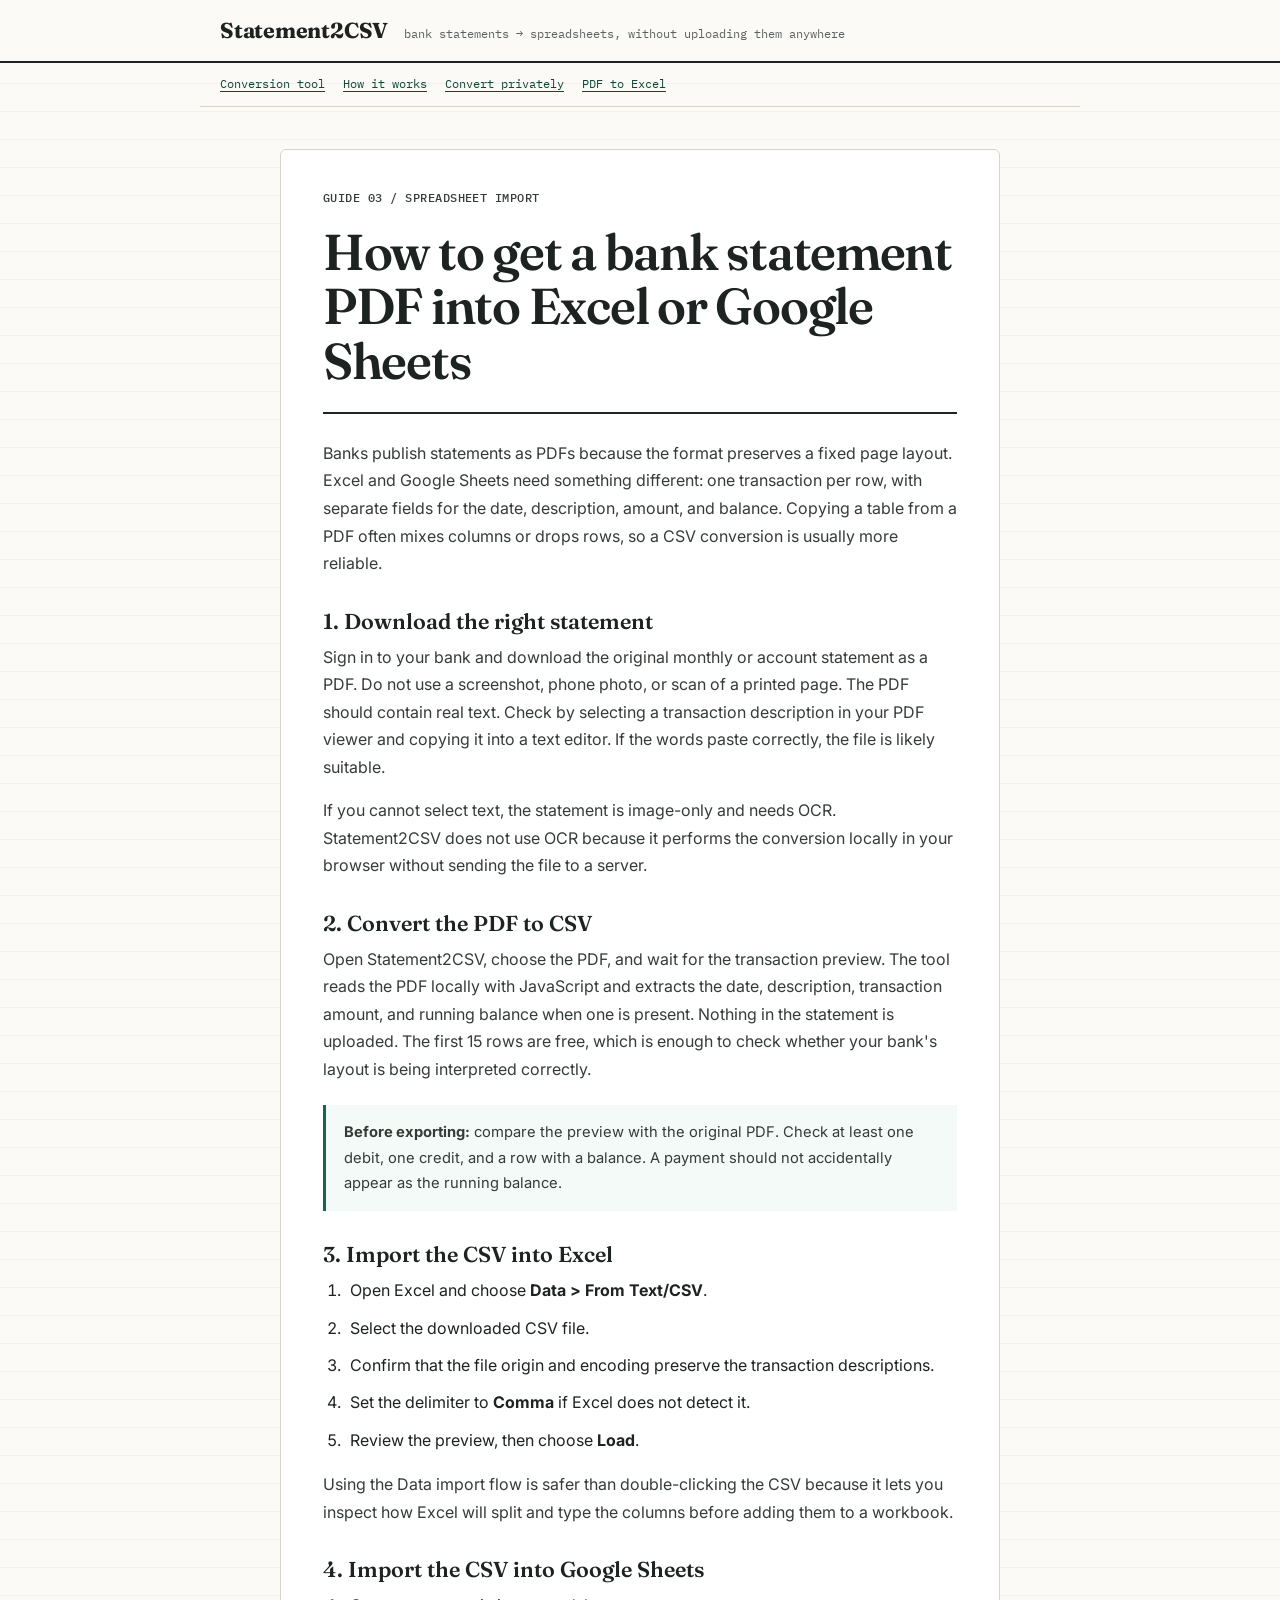
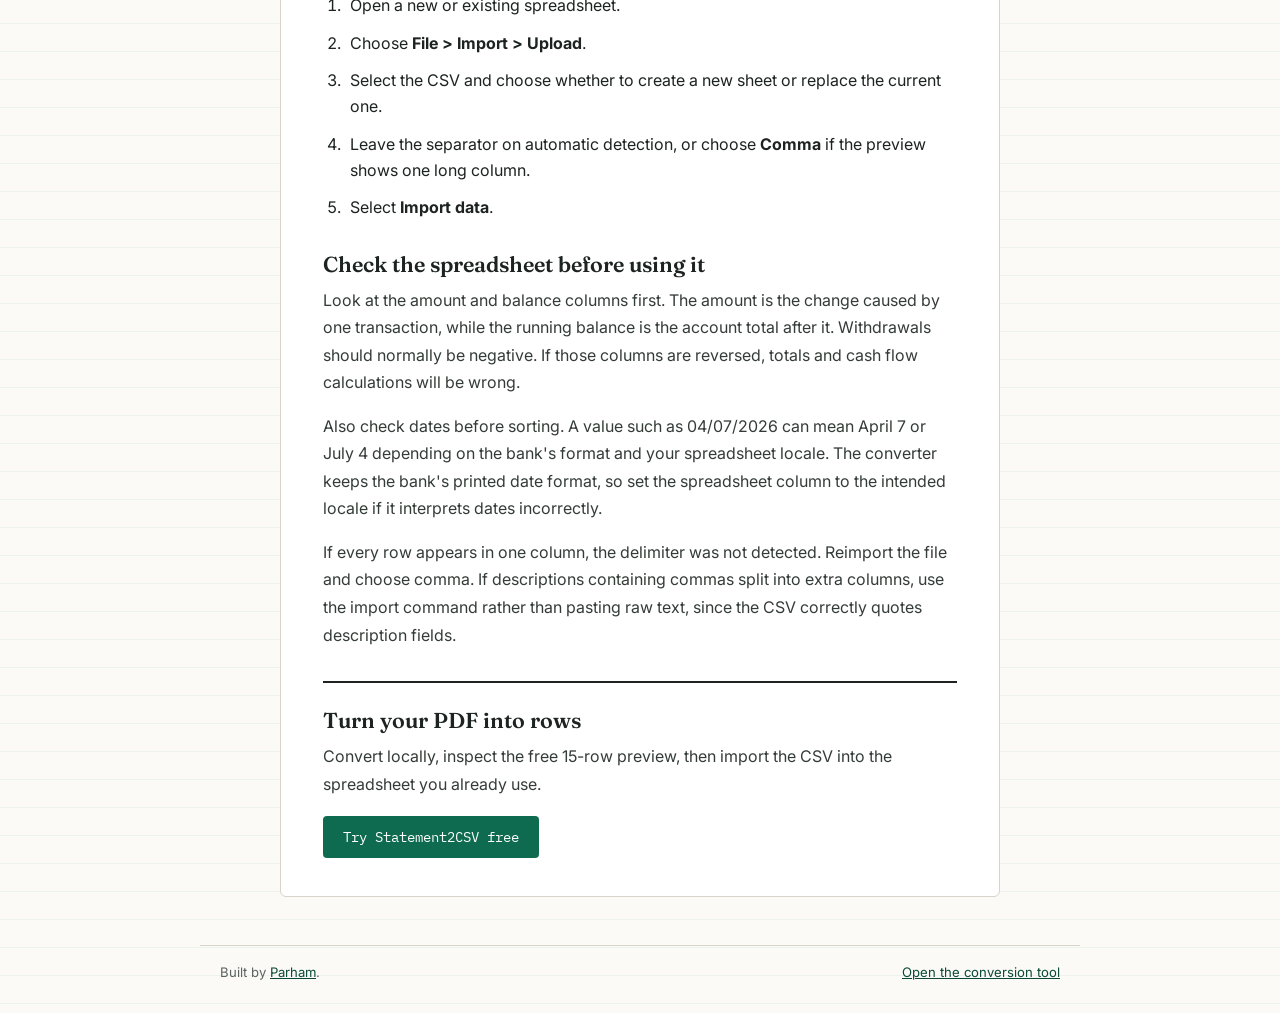
<file: statement2csv/bank-statement-to-excel.html>
<!DOCTYPE html>
<html lang="en">
<head>
<meta charset="UTF-8">
<meta name="viewport" content="width=device-width, initial-scale=1.0">
<title>How to get a bank statement PDF into Excel or Google Sheets | Statement2CSV</title>
<meta name="description" content="A practical guide to converting a bank statement PDF to CSV, importing it into Excel or Google Sheets, and checking dates, amounts, and balances.">
<link rel="canonical" href="https://parhamcodes.github.io/statement2csv/bank-statement-to-excel.html">
<meta name="theme-color" content="#0f6b4f">
<meta property="og:type" content="article">
<meta property="og:site_name" content="Statement2CSV">
<meta property="og:title" content="How to get a bank statement PDF into Excel or Google Sheets">
<meta property="og:description" content="Convert a bank PDF into transaction rows, import the CSV correctly, and check the fields that commonly cause errors.">
<meta property="og:url" content="https://parhamcodes.github.io/statement2csv/bank-statement-to-excel.html">
<meta property="og:image" content="https://parhamcodes.github.io/statement2csv/og-image.png">
<meta property="og:image:width" content="1200">
<meta property="og:image:height" content="630">
<script type="application/ld+json">
{"@context":"https://schema.org","@type":"BreadcrumbList","itemListElement":[{"@type":"ListItem","position":1,"name":"Home","item":"https://parhamcodes.github.io/statement2csv/"},{"@type":"ListItem","position":2,"name":"Bank statement to Excel","item":"https://parhamcodes.github.io/statement2csv/bank-statement-to-excel.html"}]}
</script>
<script type="application/ld+json">
{"@context":"https://schema.org","@type":"Article","headline":"How to get a bank statement PDF into Excel or Google Sheets","description":"A step-by-step guide to turning a text-based bank statement PDF into spreadsheet rows and importing the CSV correctly.","datePublished":"2026-07-20","dateModified":"2026-07-20","author":{"@type":"Person","name":"Parham"},"publisher":{"@type":"Organization","name":"Statement2CSV"},"mainEntityOfPage":"https://parhamcodes.github.io/statement2csv/bank-statement-to-excel.html","image":"https://parhamcodes.github.io/statement2csv/og-image.png"}
</script>
<link rel="preconnect" href="https://fonts.googleapis.com">
<link href="https://fonts.googleapis.com/css2?family=Fraunces:opsz,wght@9..144,600;9..144,700&family=Inter:wght@400;500;600&family=IBM+Plex+Mono:wght@400;500&display=swap" rel="stylesheet">
<link rel="stylesheet" href="style.css">
</head>
<body>
<header class="masthead">
<div class="wrap">
<span class="brand">Statement2CSV</span>
<span class="tagline">bank statements &rarr; spreadsheets, without uploading them anywhere</span>
</div>
</header>
<nav class="guide-nav wrap" aria-label="Guides">
<a href="./">Conversion tool</a>
<a href="how-it-works.html">How it works</a>
<a href="convert-without-uploading.html">Convert privately</a>
<a href="bank-statement-to-excel.html" aria-current="page">PDF to Excel</a>
</nav>
<main class="wrap">
<article class="article">
<header class="article-head">
<p class="article-kicker">Guide 03 / Spreadsheet import</p>
<h1>How to get a bank statement PDF into Excel or Google Sheets</h1>
</header>
<p>Banks publish statements as PDFs because the format preserves a fixed page layout. Excel and Google Sheets need something different: one transaction per row, with separate fields for the date, description, amount, and balance. Copying a table from a PDF often mixes columns or drops rows, so a CSV conversion is usually more reliable.</p>
<h2>1. Download the right statement</h2>
<p>Sign in to your bank and download the original monthly or account statement as a PDF. Do not use a screenshot, phone photo, or scan of a printed page. The PDF should contain real text. Check by selecting a transaction description in your PDF viewer and copying it into a text editor. If the words paste correctly, the file is likely suitable.</p>
<p>If you cannot select text, the statement is image-only and needs OCR. Statement2CSV does not use OCR because it performs the conversion locally in your browser without sending the file to a server.</p>
<h2>2. Convert the PDF to CSV</h2>
<p>Open Statement2CSV, choose the PDF, and wait for the transaction preview. The tool reads the PDF locally with JavaScript and extracts the date, description, transaction amount, and running balance when one is present. Nothing in the statement is uploaded. The first 15 rows are free, which is enough to check whether your bank's layout is being interpreted correctly.</p>
<div class="article-note">
<p><strong>Before exporting:</strong> compare the preview with the original PDF. Check at least one debit, one credit, and a row with a balance. A payment should not accidentally appear as the running balance.</p>
</div>
<h2>3. Import the CSV into Excel</h2>
<ol>
<li>Open Excel and choose <strong>Data &gt; From Text/CSV</strong>.</li>
<li>Select the downloaded CSV file.</li>
<li>Confirm that the file origin and encoding preserve the transaction descriptions.</li>
<li>Set the delimiter to <strong>Comma</strong> if Excel does not detect it.</li>
<li>Review the preview, then choose <strong>Load</strong>.</li>
</ol>
<p>Using the Data import flow is safer than double-clicking the CSV because it lets you inspect how Excel will split and type the columns before adding them to a workbook.</p>
<h2>4. Import the CSV into Google Sheets</h2>
<ol>
<li>Open a new or existing spreadsheet.</li>
<li>Choose <strong>File &gt; Import &gt; Upload</strong>.</li>
<li>Select the CSV and choose whether to create a new sheet or replace the current one.</li>
<li>Leave the separator on automatic detection, or choose <strong>Comma</strong> if the preview shows one long column.</li>
<li>Select <strong>Import data</strong>.</li>
</ol>
<h2>Check the spreadsheet before using it</h2>
<p>Look at the amount and balance columns first. The amount is the change caused by one transaction, while the running balance is the account total after it. Withdrawals should normally be negative. If those columns are reversed, totals and cash flow calculations will be wrong.</p>
<p>Also check dates before sorting. A value such as 04/07/2026 can mean April 7 or July 4 depending on the bank's format and your spreadsheet locale. The converter keeps the bank's printed date format, so set the spreadsheet column to the intended locale if it interprets dates incorrectly.</p>
<p>If every row appears in one column, the delimiter was not detected. Reimport the file and choose comma. If descriptions containing commas split into extra columns, use the import command rather than pasting raw text, since the CSV correctly quotes description fields.</p>
<section class="article-cta">
<h2>Turn your PDF into rows</h2>
<p>Convert locally, inspect the free 15-row preview, then import the CSV into the spreadsheet you already use.</p>
<a class="btn" href="./">Try Statement2CSV free</a>
</section>
</article>
</main>
<footer class="wrap foot">
<span>Built by <a href="https://parhamcodes.github.io">Parham</a>.</span>
<span><a href="./">Open the conversion tool</a></span>
</footer>
</body>
</html>
</file>
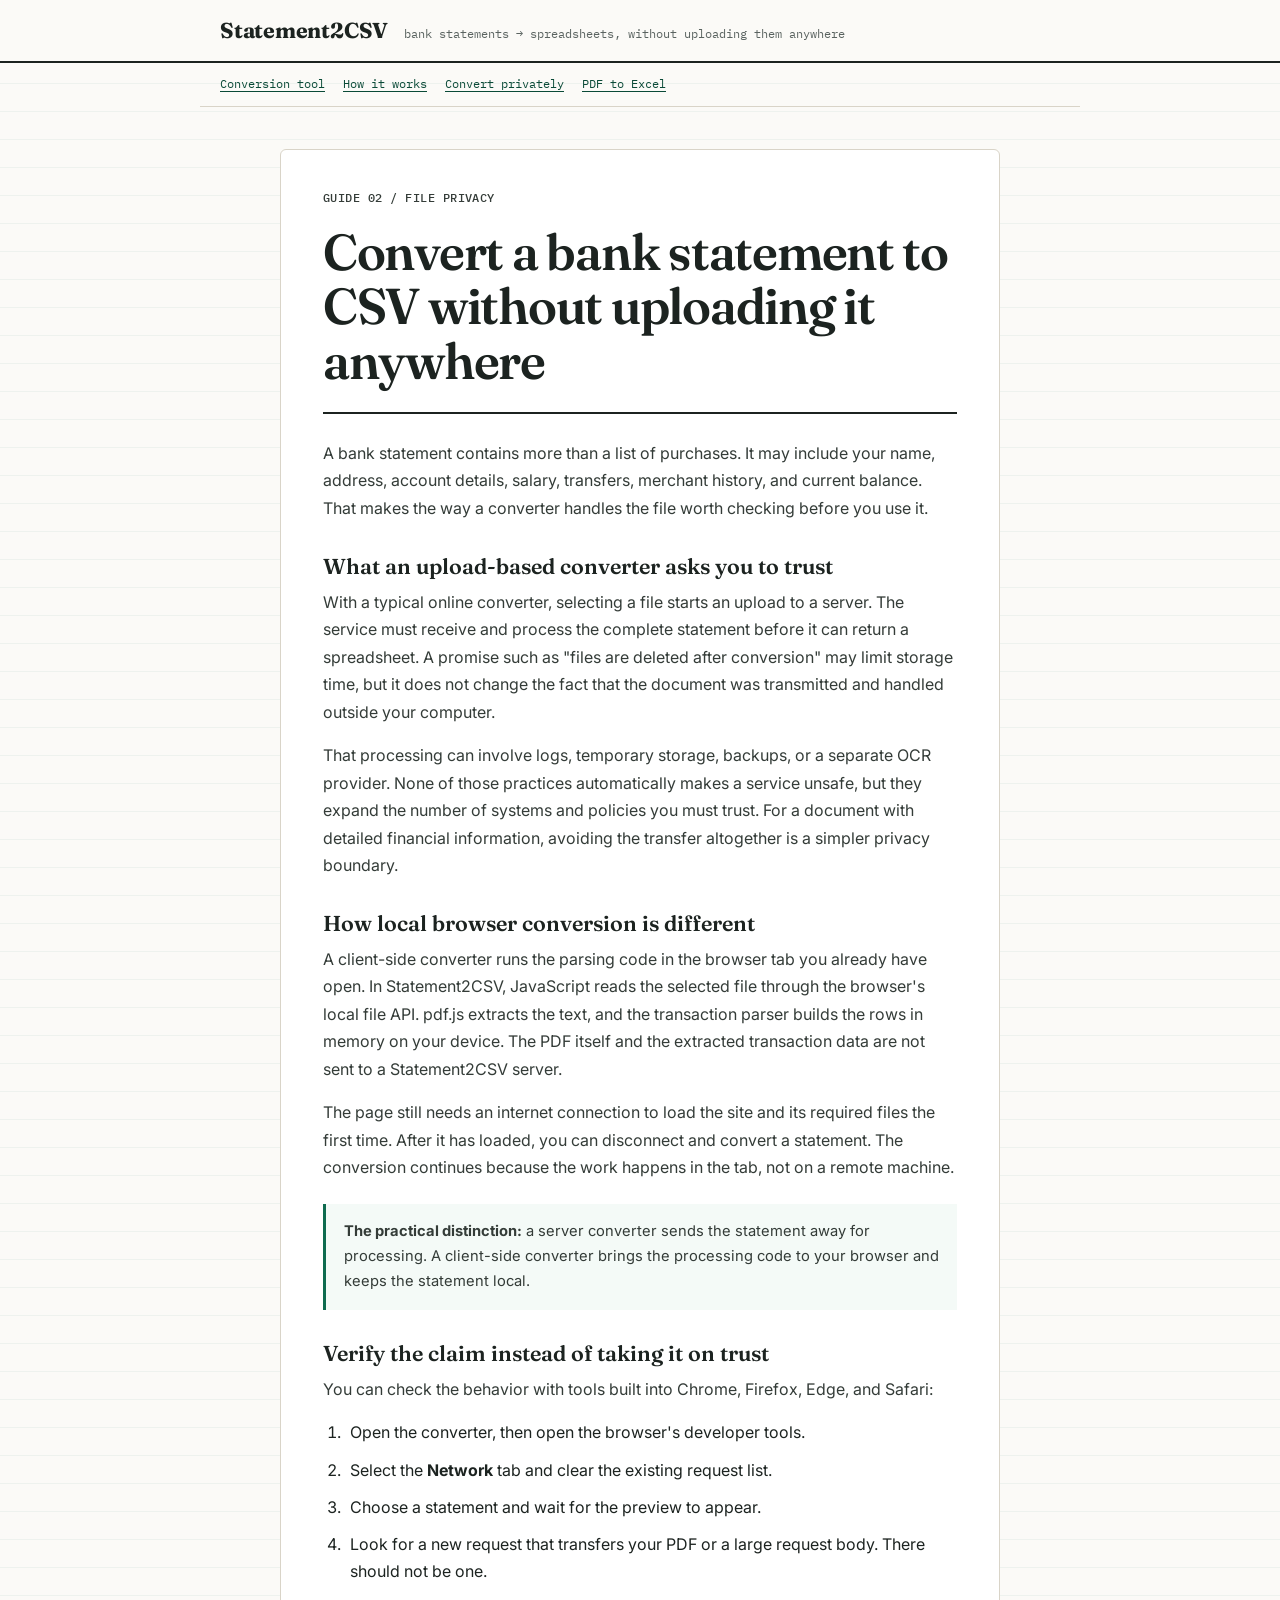
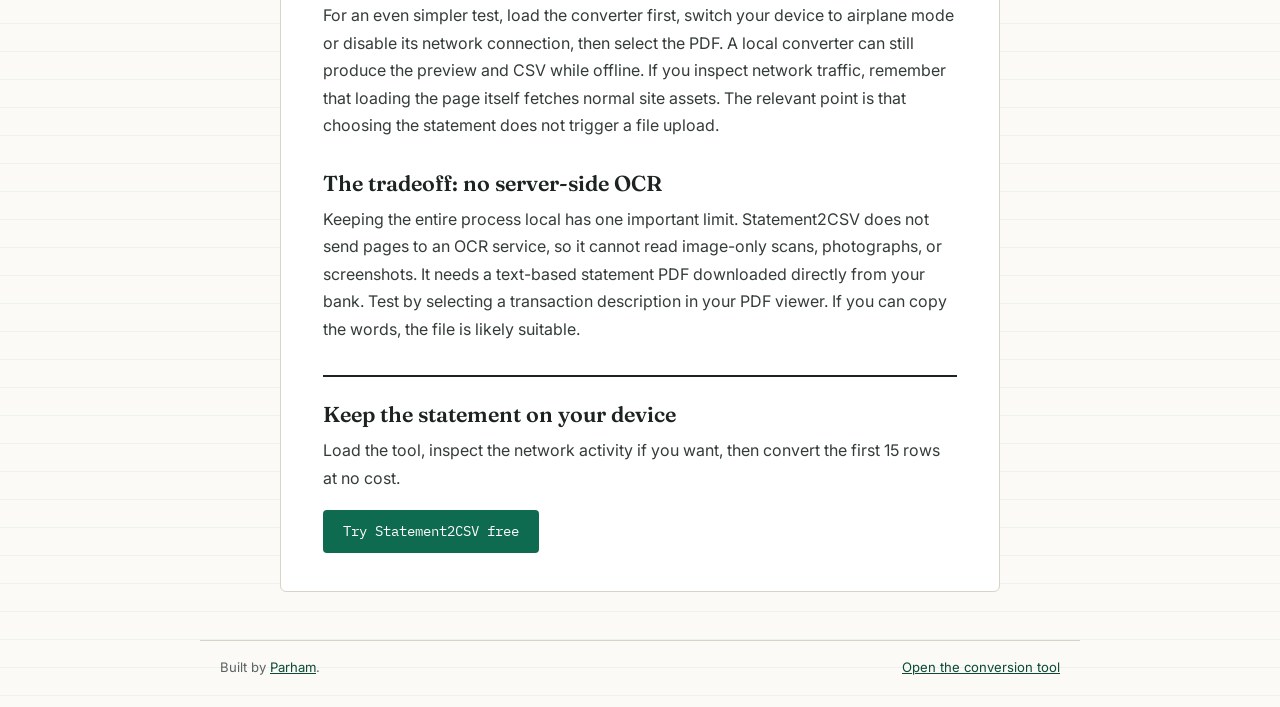
<file: statement2csv/convert-without-uploading.html>
<!DOCTYPE html>
<html lang="en">
<head>
<meta charset="UTF-8">
<meta name="viewport" content="width=device-width, initial-scale=1.0">
<title>Convert a bank statement to CSV without uploading it anywhere | Statement2CSV</title>
<meta name="description" content="Convert a bank statement PDF locally in your browser, understand how client-side processing protects the file, and verify that no upload occurs.">
<link rel="canonical" href="https://parhamcodes.github.io/statement2csv/convert-without-uploading.html">
<meta name="theme-color" content="#0f6b4f">
<meta property="og:type" content="article">
<meta property="og:site_name" content="Statement2CSV">
<meta property="og:title" content="Convert a bank statement to CSV without uploading it anywhere">
<meta property="og:description" content="See how in-browser PDF conversion differs from server uploads and how to verify the privacy claim yourself.">
<meta property="og:url" content="https://parhamcodes.github.io/statement2csv/convert-without-uploading.html">
<meta property="og:image" content="https://parhamcodes.github.io/statement2csv/og-image.png">
<meta property="og:image:width" content="1200">
<meta property="og:image:height" content="630">
<script type="application/ld+json">
{"@context":"https://schema.org","@type":"BreadcrumbList","itemListElement":[{"@type":"ListItem","position":1,"name":"Home","item":"https://parhamcodes.github.io/statement2csv/"},{"@type":"ListItem","position":2,"name":"Convert without uploading","item":"https://parhamcodes.github.io/statement2csv/convert-without-uploading.html"}]}
</script>
<script type="application/ld+json">
{"@context":"https://schema.org","@type":"Article","headline":"Convert a bank statement to CSV without uploading it anywhere","description":"How local browser processing avoids sending a bank statement to a conversion server, plus practical ways to verify it.","datePublished":"2026-07-20","dateModified":"2026-07-20","author":{"@type":"Person","name":"Parham"},"publisher":{"@type":"Organization","name":"Statement2CSV"},"mainEntityOfPage":"https://parhamcodes.github.io/statement2csv/convert-without-uploading.html","image":"https://parhamcodes.github.io/statement2csv/og-image.png"}
</script>
<link rel="preconnect" href="https://fonts.googleapis.com">
<link href="https://fonts.googleapis.com/css2?family=Fraunces:opsz,wght@9..144,600;9..144,700&family=Inter:wght@400;500;600&family=IBM+Plex+Mono:wght@400;500&display=swap" rel="stylesheet">
<link rel="stylesheet" href="style.css">
</head>
<body>
<header class="masthead">
<div class="wrap">
<span class="brand">Statement2CSV</span>
<span class="tagline">bank statements &rarr; spreadsheets, without uploading them anywhere</span>
</div>
</header>
<nav class="guide-nav wrap" aria-label="Guides">
<a href="./">Conversion tool</a>
<a href="how-it-works.html">How it works</a>
<a href="convert-without-uploading.html" aria-current="page">Convert privately</a>
<a href="bank-statement-to-excel.html">PDF to Excel</a>
</nav>
<main class="wrap">
<article class="article">
<header class="article-head">
<p class="article-kicker">Guide 02 / File privacy</p>
<h1>Convert a bank statement to CSV without uploading it anywhere</h1>
</header>
<p>A bank statement contains more than a list of purchases. It may include your name, address, account details, salary, transfers, merchant history, and current balance. That makes the way a converter handles the file worth checking before you use it.</p>
<h2>What an upload-based converter asks you to trust</h2>
<p>With a typical online converter, selecting a file starts an upload to a server. The service must receive and process the complete statement before it can return a spreadsheet. A promise such as "files are deleted after conversion" may limit storage time, but it does not change the fact that the document was transmitted and handled outside your computer.</p>
<p>That processing can involve logs, temporary storage, backups, or a separate OCR provider. None of those practices automatically makes a service unsafe, but they expand the number of systems and policies you must trust. For a document with detailed financial information, avoiding the transfer altogether is a simpler privacy boundary.</p>
<h2>How local browser conversion is different</h2>
<p>A client-side converter runs the parsing code in the browser tab you already have open. In Statement2CSV, JavaScript reads the selected file through the browser's local file API. pdf.js extracts the text, and the transaction parser builds the rows in memory on your device. The PDF itself and the extracted transaction data are not sent to a Statement2CSV server.</p>
<p>The page still needs an internet connection to load the site and its required files the first time. After it has loaded, you can disconnect and convert a statement. The conversion continues because the work happens in the tab, not on a remote machine.</p>
<div class="article-note">
<p><strong>The practical distinction:</strong> a server converter sends the statement away for processing. A client-side converter brings the processing code to your browser and keeps the statement local.</p>
</div>
<h2>Verify the claim instead of taking it on trust</h2>
<p>You can check the behavior with tools built into Chrome, Firefox, Edge, and Safari:</p>
<ol>
<li>Open the converter, then open the browser's developer tools.</li>
<li>Select the <strong>Network</strong> tab and clear the existing request list.</li>
<li>Choose a statement and wait for the preview to appear.</li>
<li>Look for a new request that transfers your PDF or a large request body. There should not be one.</li>
</ol>
<p>For an even simpler test, load the converter first, switch your device to airplane mode or disable its network connection, then select the PDF. A local converter can still produce the preview and CSV while offline. If you inspect network traffic, remember that loading the page itself fetches normal site assets. The relevant point is that choosing the statement does not trigger a file upload.</p>
<h2>The tradeoff: no server-side OCR</h2>
<p>Keeping the entire process local has one important limit. Statement2CSV does not send pages to an OCR service, so it cannot read image-only scans, photographs, or screenshots. It needs a text-based statement PDF downloaded directly from your bank. Test by selecting a transaction description in your PDF viewer. If you can copy the words, the file is likely suitable.</p>
<section class="article-cta">
<h2>Keep the statement on your device</h2>
<p>Load the tool, inspect the network activity if you want, then convert the first 15 rows at no cost.</p>
<a class="btn" href="./">Try Statement2CSV free</a>
</section>
</article>
</main>
<footer class="wrap foot">
<span>Built by <a href="https://parhamcodes.github.io">Parham</a>.</span>
<span><a href="./">Open the conversion tool</a></span>
</footer>
</body>
</html>
</file>
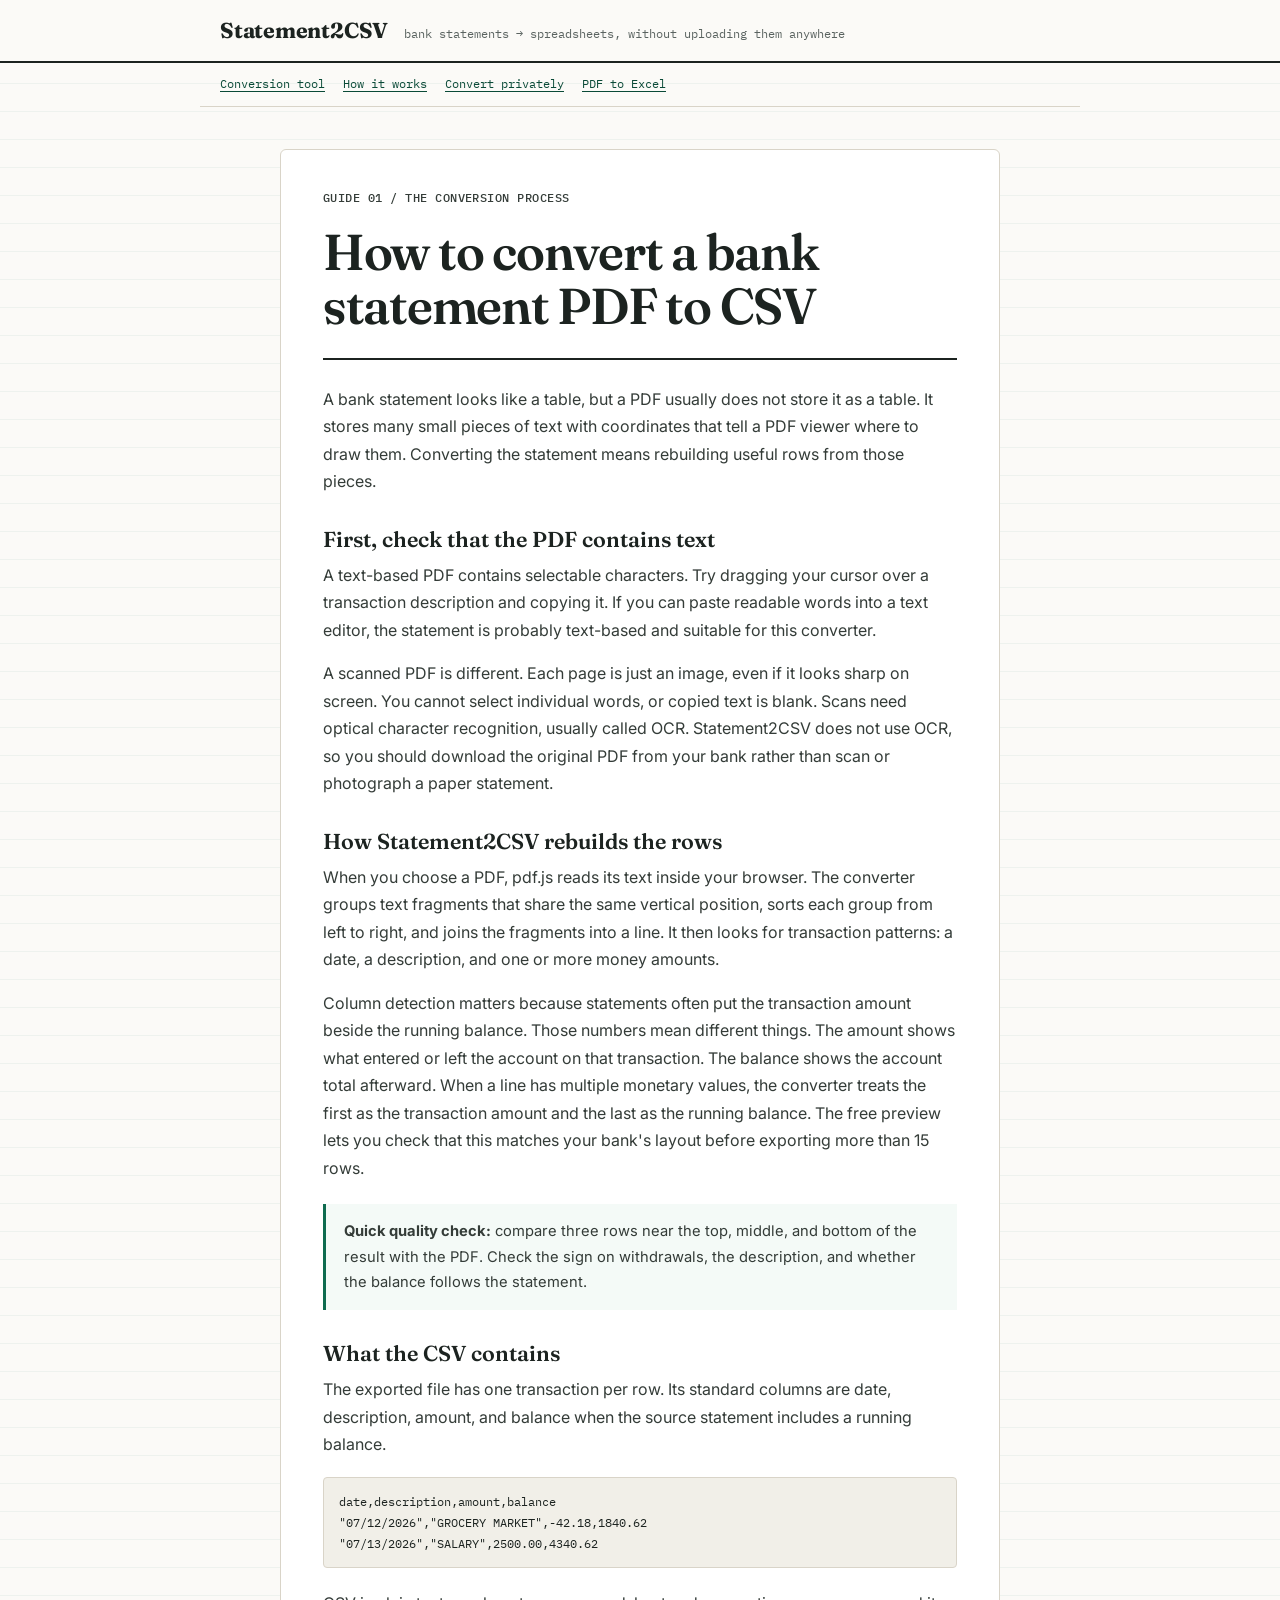
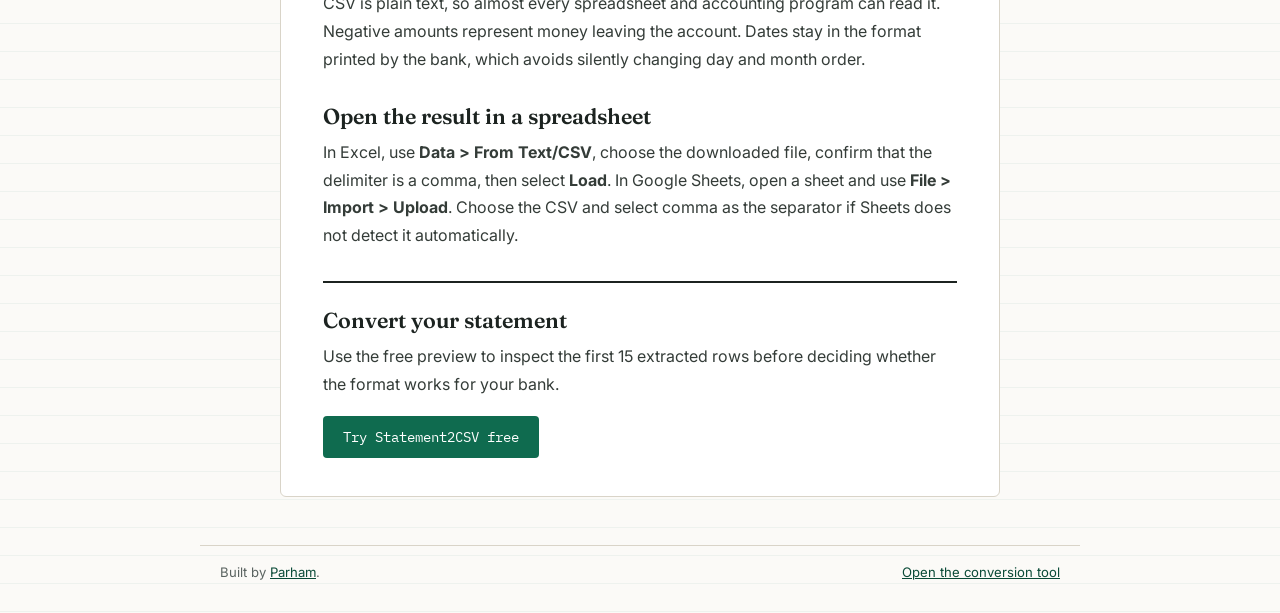
<file: statement2csv/how-it-works.html>
<!DOCTYPE html>
<html lang="en">
<head>
<meta charset="UTF-8">
<meta name="viewport" content="width=device-width, initial-scale=1.0">
<title>How to convert a bank statement PDF to CSV | Statement2CSV</title>
<meta name="description" content="Learn how a text-based bank statement PDF is turned into clean CSV rows, how columns are detected, and how to open the result in Excel or Google Sheets.">
<link rel="canonical" href="https://parhamcodes.github.io/statement2csv/how-it-works.html">
<meta name="theme-color" content="#0f6b4f">
<meta property="og:type" content="article">
<meta property="og:site_name" content="Statement2CSV">
<meta property="og:title" content="How to convert a bank statement PDF to CSV">
<meta property="og:description" content="A plain explanation of PDF text extraction, transaction row detection, CSV output, and spreadsheet import.">
<meta property="og:url" content="https://parhamcodes.github.io/statement2csv/how-it-works.html">
<meta property="og:image" content="https://parhamcodes.github.io/statement2csv/og-image.png">
<meta property="og:image:width" content="1200">
<meta property="og:image:height" content="630">
<script type="application/ld+json">
{"@context":"https://schema.org","@type":"BreadcrumbList","itemListElement":[{"@type":"ListItem","position":1,"name":"Home","item":"https://parhamcodes.github.io/statement2csv/"},{"@type":"ListItem","position":2,"name":"How it works","item":"https://parhamcodes.github.io/statement2csv/how-it-works.html"}]}
</script>
<script type="application/ld+json">
{"@context":"https://schema.org","@type":"Article","headline":"How to convert a bank statement PDF to CSV","description":"How Statement2CSV reads PDF text, identifies transaction rows and produces spreadsheet-ready CSV.","datePublished":"2026-07-20","dateModified":"2026-07-20","author":{"@type":"Person","name":"Parham"},"publisher":{"@type":"Organization","name":"Statement2CSV"},"mainEntityOfPage":"https://parhamcodes.github.io/statement2csv/how-it-works.html","image":"https://parhamcodes.github.io/statement2csv/og-image.png"}
</script>
<link rel="preconnect" href="https://fonts.googleapis.com">
<link href="https://fonts.googleapis.com/css2?family=Fraunces:opsz,wght@9..144,600;9..144,700&family=Inter:wght@400;500;600&family=IBM+Plex+Mono:wght@400;500&display=swap" rel="stylesheet">
<link rel="stylesheet" href="style.css">
</head>
<body>
<header class="masthead">
<div class="wrap">
<span class="brand">Statement2CSV</span>
<span class="tagline">bank statements &rarr; spreadsheets, without uploading them anywhere</span>
</div>
</header>
<nav class="guide-nav wrap" aria-label="Guides">
<a href="./">Conversion tool</a>
<a href="how-it-works.html" aria-current="page">How it works</a>
<a href="convert-without-uploading.html">Convert privately</a>
<a href="bank-statement-to-excel.html">PDF to Excel</a>
</nav>
<main class="wrap">
<article class="article">
<header class="article-head">
<p class="article-kicker">Guide 01 / The conversion process</p>
<h1>How to convert a bank statement PDF to CSV</h1>
</header>
<p>A bank statement looks like a table, but a PDF usually does not store it as a table. It stores many small pieces of text with coordinates that tell a PDF viewer where to draw them. Converting the statement means rebuilding useful rows from those pieces.</p>
<h2>First, check that the PDF contains text</h2>
<p>A text-based PDF contains selectable characters. Try dragging your cursor over a transaction description and copying it. If you can paste readable words into a text editor, the statement is probably text-based and suitable for this converter.</p>
<p>A scanned PDF is different. Each page is just an image, even if it looks sharp on screen. You cannot select individual words, or copied text is blank. Scans need optical character recognition, usually called OCR. Statement2CSV does not use OCR, so you should download the original PDF from your bank rather than scan or photograph a paper statement.</p>
<h2>How Statement2CSV rebuilds the rows</h2>
<p>When you choose a PDF, pdf.js reads its text inside your browser. The converter groups text fragments that share the same vertical position, sorts each group from left to right, and joins the fragments into a line. It then looks for transaction patterns: a date, a description, and one or more money amounts.</p>
<p>Column detection matters because statements often put the transaction amount beside the running balance. Those numbers mean different things. The amount shows what entered or left the account on that transaction. The balance shows the account total afterward. When a line has multiple monetary values, the converter treats the first as the transaction amount and the last as the running balance. The free preview lets you check that this matches your bank's layout before exporting more than 15 rows.</p>
<div class="article-note">
<p><strong>Quick quality check:</strong> compare three rows near the top, middle, and bottom of the result with the PDF. Check the sign on withdrawals, the description, and whether the balance follows the statement.</p>
</div>
<h2>What the CSV contains</h2>
<p>The exported file has one transaction per row. Its standard columns are date, description, amount, and balance when the source statement includes a running balance.</p>
<code class="csv-sample">date,description,amount,balance
"07/12/2026","GROCERY MARKET",-42.18,1840.62
"07/13/2026","SALARY",2500.00,4340.62</code>
<p>CSV is plain text, so almost every spreadsheet and accounting program can read it. Negative amounts represent money leaving the account. Dates stay in the format printed by the bank, which avoids silently changing day and month order.</p>
<h2>Open the result in a spreadsheet</h2>
<p>In Excel, use <strong>Data &gt; From Text/CSV</strong>, choose the downloaded file, confirm that the delimiter is a comma, then select <strong>Load</strong>. In Google Sheets, open a sheet and use <strong>File &gt; Import &gt; Upload</strong>. Choose the CSV and select comma as the separator if Sheets does not detect it automatically.</p>
<section class="article-cta">
<h2>Convert your statement</h2>
<p>Use the free preview to inspect the first 15 extracted rows before deciding whether the format works for your bank.</p>
<a class="btn" href="./">Try Statement2CSV free</a>
</section>
</article>
</main>
<footer class="wrap foot">
<span>Built by <a href="https://parhamcodes.github.io">Parham</a>.</span>
<span><a href="./">Open the conversion tool</a></span>
</footer>
</body>
</html>
</file>
<file: statement2csv/style.css>
:root{--paper:#fbfaf7;--ink:#1c2320;--rule:#d9d4c8;--accent:#0f6b4f;--accent-ink:#0a4a37;--warn:#8a4b12;--mono:"IBM Plex Mono",monospace;--body:"Inter",sans-serif;--display:"Fraunces",serif}
*{box-sizing:border-box;margin:0}
body{background:var(--paper);color:var(--ink);font-family:var(--body);font-size:16px;line-height:1.55;background-image:repeating-linear-gradient(transparent,transparent 27px,rgba(15,107,79,.055) 27px,rgba(15,107,79,.055) 28px)}
.wrap{max-width:880px;margin:0 auto;padding:0 20px}
.masthead{border-bottom:2px solid var(--ink);background:var(--paper);padding:14px 0}
.masthead .wrap{display:flex;align-items:baseline;gap:16px;flex-wrap:wrap}
.brand{font-family:var(--display);font-weight:700;font-size:1.35rem;letter-spacing:-.01em}
.tagline{font-family:var(--mono);font-size:.78rem;color:#5a6360}
.ledger-card{margin:42px 0 26px}
.drop{border:2px dashed var(--rule);background:#fff;border-radius:6px;padding:48px 28px;text-align:center;cursor:pointer;transition:border-color .15s,background .15s}
.drop:hover,.drop:focus-visible,.drop.over{border-color:var(--accent);background:#f4faf7;outline:none}
.drop-ic{width:44px;height:44px;color:var(--accent);margin-bottom:14px}
.drop h1{font-family:var(--display);font-size:1.7rem;font-weight:600;margin-bottom:8px}
.drop-sub{color:#4c5450;max-width:520px;margin:0 auto 20px;font-size:.95rem}
.btn{font-family:var(--mono);font-size:.9rem;background:var(--accent);color:#fff;border:none;border-radius:4px;padding:10px 20px;cursor:pointer}
.btn:hover{background:var(--accent-ink)}
.btn.ghost{background:transparent;color:var(--accent-ink);border:1px solid var(--rule)}
.btn.ghost:hover{border-color:var(--accent-ink)}
.mini{font-family:var(--mono);font-size:.72rem;border:1px solid var(--rule);background:#fff;border-radius:3px;padding:2px 8px;cursor:pointer;vertical-align:middle}
.progress{margin-top:14px;text-align:center}
.mono{font-family:var(--mono)}
.result{background:#fff;border:1px solid var(--rule);border-radius:6px;padding:22px;margin-bottom:34px}
.result-head{display:flex;justify-content:space-between;align-items:flex-start;gap:14px;flex-wrap:wrap;margin-bottom:14px}
.result-head h2{font-size:1rem;font-weight:600}
.result-meta{font-size:.78rem;color:#5a6360}
.result-actions{display:flex;gap:10px}
.table-scroll{overflow-x:auto;border:1px solid var(--rule);border-radius:4px}
table{border-collapse:collapse;width:100%;font-family:var(--mono);font-size:.82rem}
th{background:#f1efe8;text-align:left;padding:7px 10px;border-bottom:2px solid var(--rule);position:sticky;top:0}
td{padding:6px 10px;border-bottom:1px solid #eceade;white-space:nowrap}
td.amt{text-align:right}
td.neg{color:#943326}
td.pos{color:var(--accent-ink)}
.unlock-line{margin-top:14px;text-align:center;font-size:.82rem;color:#5a6360}
.linkbtn{font:inherit;color:var(--accent-ink);background:none;border:0;padding:0;text-decoration:underline;text-underline-offset:2px;cursor:pointer}
.linkbtn:hover{color:var(--ink)}
.paywall{margin-top:16px;border:1px solid var(--warn);background:#fdf6ec;border-radius:4px;padding:14px 16px;font-size:.92rem}
.paywall p{margin-bottom:8px}
.paywall .btn{margin-top:4px}
.how{display:grid;grid-template-columns:repeat(3,1fr);gap:26px;margin:10px 0 44px}
.how-col h3{font-family:var(--display);font-size:1.05rem;font-weight:600;margin-bottom:6px}
.how-col p{font-size:.9rem;color:#434b47}
.faq{background:#fff;border:1px solid var(--rule);border-radius:6px;margin:0 0 44px;padding:28px}
.faq-head{border-bottom:2px solid var(--ink);padding-bottom:20px}
.faq-kicker{color:var(--accent-ink);font-size:.75rem;font-weight:500;letter-spacing:.04em;text-transform:uppercase;margin-bottom:6px}
.faq-head h2{font-family:var(--display);font-size:1.45rem;font-weight:600;margin-bottom:6px}
.faq-head>p:last-child{color:#4c5450;font-size:.92rem;max-width:620px}
.faq-list{margin:0}
.faq-item{display:grid;grid-template-columns:minmax(180px,.8fr) minmax(0,1.4fr);gap:28px;padding:20px 0;border-bottom:1px solid var(--rule)}
.faq-item:last-child{border-bottom:none;padding-bottom:0}
.faq-item dt{font-family:var(--display);font-size:1.02rem;font-weight:600;line-height:1.4}
.faq-item dd{color:#434b47;font-size:.9rem}
.faq-item a{color:var(--accent-ink);overflow-wrap:anywhere}
dialog{border:2px solid var(--ink);border-radius:6px;padding:26px;max-width:520px;width:92%;margin:auto}
dialog::backdrop{background:rgba(28,35,32,.45)}
dialog h2{font-family:var(--display);margin-bottom:14px}
.paysteps{padding-left:20px;margin-bottom:16px}
.paysteps li{margin-bottom:12px;font-size:.93rem}
.addr{font-size:.78rem;word-break:break-all;background:#f1efe8;padding:2px 6px;border-radius:3px;display:inline-block;margin-top:4px}
#txHash{width:100%;font-size:.85rem;padding:9px 10px;border:1px solid var(--rule);border-radius:4px;margin-bottom:12px}
.payrow{display:flex;gap:10px}
.paystatus{margin-top:12px;font-size:.82rem;min-height:1.2em}
.fineprint{margin-top:14px;font-size:.78rem;color:#5a6360}
.guide-links{display:flex;gap:20px;flex-wrap:wrap;padding-top:8px;font-family:var(--mono);font-size:.78rem}
.guide-links a{color:var(--accent-ink);text-decoration:none;border-bottom:1px solid var(--rule)}
.guide-links a:hover{border-color:var(--accent-ink)}
.foot{display:flex;justify-content:space-between;gap:12px;flex-wrap:wrap;border-top:1px solid var(--rule);padding-top:16px;padding-bottom:30px;font-size:.82rem;color:#5a6360}
.foot a{color:var(--accent-ink)}
.guide-nav{display:flex;gap:18px;flex-wrap:wrap;padding-top:12px;padding-bottom:12px;border-bottom:1px solid var(--rule);font-family:var(--mono);font-size:.76rem}
.guide-nav a{color:var(--accent-ink);text-underline-offset:3px}
.article{max-width:720px;margin:42px auto 48px;background:#fff;border:1px solid var(--rule);border-radius:6px;padding:38px 42px}
.article-head{border-bottom:2px solid var(--ink);padding-bottom:24px;margin-bottom:26px}
.article-kicker{font-family:var(--mono);font-size:.74rem;font-weight:500;letter-spacing:.04em;text-transform:uppercase;color:var(--accent-ink);margin-bottom:8px}
.article h1{font-family:var(--display);font-size:clamp(2rem,5vw,3.15rem);line-height:1.08;letter-spacing:-.025em;font-weight:600}
.article h2{font-family:var(--display);font-size:1.35rem;line-height:1.25;font-weight:600;margin:30px 0 9px}
.article p{margin-bottom:16px;color:#343c38;line-height:1.72}
.article ol{padding-left:22px;margin:0 0 18px}
.article li{padding-left:5px;margin-bottom:11px;line-height:1.65}
.article a{color:var(--accent-ink)}
.article-note{border-left:3px solid var(--accent);background:#f4faf7;padding:15px 18px;margin:22px 0;font-size:.92rem}
.article-note p:last-child{margin-bottom:0}
.csv-sample{display:block;background:#f1efe8;border:1px solid var(--rule);border-radius:4px;padding:13px 15px;margin:18px 0 22px;overflow-x:auto;font-family:var(--mono);font-size:.78rem;line-height:1.7;white-space:pre}
.article-cta{border-top:2px solid var(--ink);margin-top:32px;padding-top:24px}
.article-cta h2{margin-top:0}
.article-cta .btn{display:inline-block;text-decoration:none;margin-top:2px;color:#fff}
.article-cta .btn:hover{color:#fff}
@media(max-width:640px){.how{grid-template-columns:1fr}.result-head{flex-direction:column}.faq{padding:22px 20px}.faq-item{grid-template-columns:1fr;gap:7px}.guide-nav{gap:10px 16px}.article{margin:24px auto 36px;padding:28px 22px}.article h1{font-size:2rem}}
@media(prefers-reduced-motion:reduce){*{transition:none!important}}
</file>
